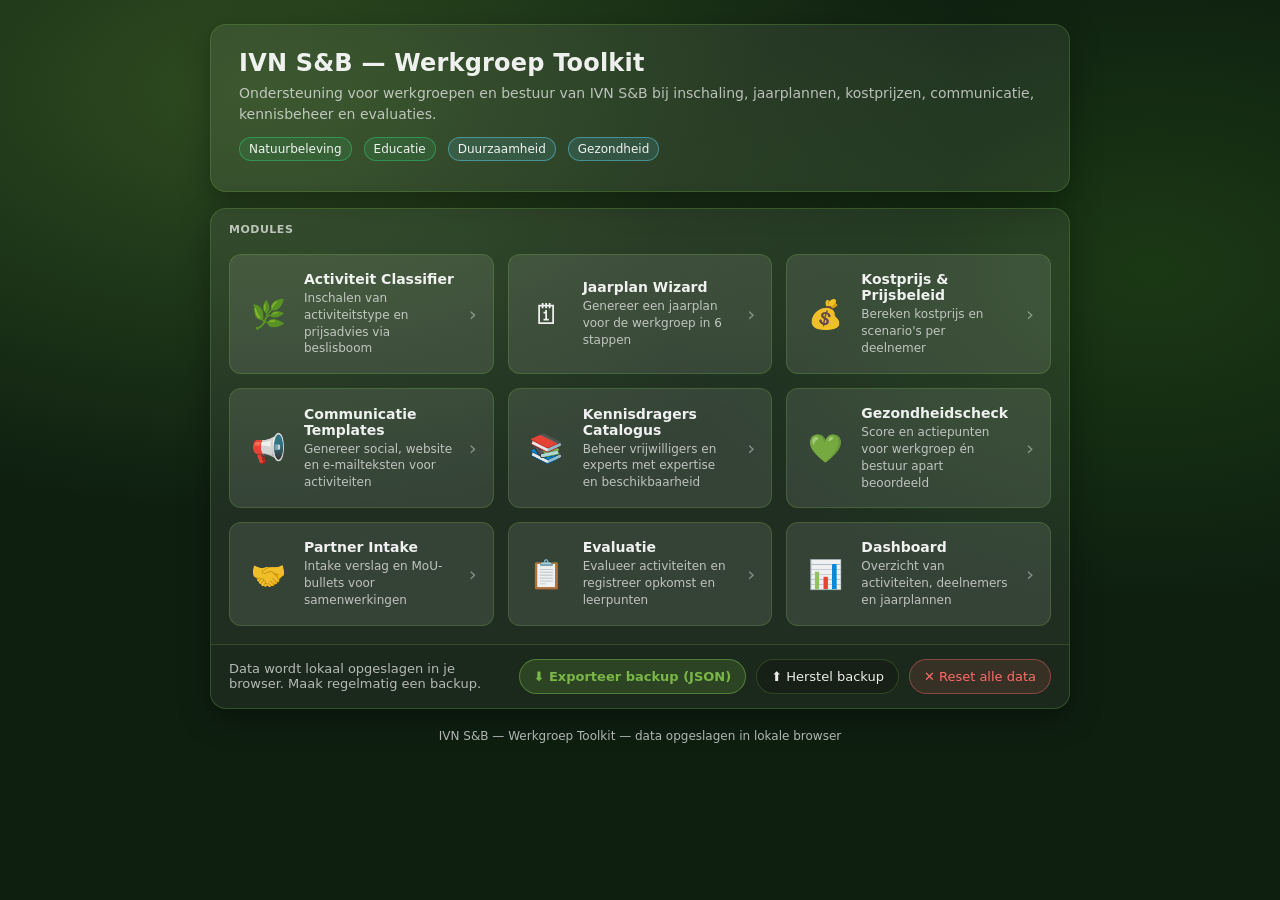
<file: index.html>
<!doctype html>
<html lang="nl">
<head>
  <meta charset="utf-8" />
  <meta name="viewport" content="width=device-width,initial-scale=1" />
  <title>IVN S&B — Werkgroep Toolkit</title>
  <link rel="stylesheet" href="./assets/styles.css" />
</head>
<body>
  <div class="hub-wrap">

    <div class="hub-header">
      <h1>IVN S&B — Werkgroep Toolkit</h1>
      <p>Ondersteuning voor werkgroepen en bestuur van IVN S&B bij inschaling, jaarplannen, kostprijzen, communicatie, kennisbeheer en evaluaties.</p>
      <div class="ivn-doelen">
        <span class="tag good">Natuurbeleving</span>
        <span class="tag good">Educatie</span>
        <span class="tag info">Duurzaamheid</span>
        <span class="tag info">Gezondheid</span>
      </div>
    </div>

    <div class="hub-main">
      <div class="hub-section-title">Modules</div>
      <nav class="nav-grid" aria-label="Toolkit modules">

        <a class="nav-card" href="./modules/classifier.html">
          <div class="nav-card-icon">🌿</div>
          <div class="nav-card-content">
            <div class="nav-card-title">Activiteit Classifier</div>
            <div class="nav-card-desc">Inschalen van activiteitstype en prijsadvies via beslisboom</div>
          </div>
          <div class="nav-card-arrow">›</div>
        </a>

        <a class="nav-card" href="./modules/yearplan.html">
          <div class="nav-card-icon">🗓</div>
          <div class="nav-card-content">
            <div class="nav-card-title">Jaarplan Wizard</div>
            <div class="nav-card-desc">Genereer een jaarplan voor de werkgroep in 6 stappen</div>
          </div>
          <div class="nav-card-arrow">›</div>
        </a>

        <a class="nav-card" href="./modules/cost-pricing.html">
          <div class="nav-card-icon">💰</div>
          <div class="nav-card-content">
            <div class="nav-card-title">Kostprijs &amp; Prijsbeleid</div>
            <div class="nav-card-desc">Bereken kostprijs en scenario's per deelnemer</div>
          </div>
          <div class="nav-card-arrow">›</div>
        </a>

        <a class="nav-card" href="./modules/comms.html">
          <div class="nav-card-icon">📢</div>
          <div class="nav-card-content">
            <div class="nav-card-title">Communicatie Templates</div>
            <div class="nav-card-desc">Genereer social, website en e-mailteksten voor activiteiten</div>
          </div>
          <div class="nav-card-arrow">›</div>
        </a>

        <a class="nav-card" href="./modules/knowledge-base.html">
          <div class="nav-card-icon">📚</div>
          <div class="nav-card-content">
            <div class="nav-card-title">Kennisdragers Catalogus</div>
            <div class="nav-card-desc">Beheer vrijwilligers en experts met expertise en beschikbaarheid</div>
          </div>
          <div class="nav-card-arrow">›</div>
        </a>

        <a class="nav-card" href="./modules/health.html">
          <div class="nav-card-icon">💚</div>
          <div class="nav-card-content">
            <div class="nav-card-title">Gezondheidscheck</div>
            <div class="nav-card-desc">Score en actiepunten voor werkgroep én bestuur apart beoordeeld</div>
          </div>
          <div class="nav-card-arrow">›</div>
        </a>

        <a class="nav-card" href="./modules/partner-intake.html">
          <div class="nav-card-icon">🤝</div>
          <div class="nav-card-content">
            <div class="nav-card-title">Partner Intake</div>
            <div class="nav-card-desc">Intake verslag en MoU-bullets voor samenwerkingen</div>
          </div>
          <div class="nav-card-arrow">›</div>
        </a>

        <a class="nav-card" href="./modules/evaluation.html">
          <div class="nav-card-icon">📋</div>
          <div class="nav-card-content">
            <div class="nav-card-title">Evaluatie</div>
            <div class="nav-card-desc">Evalueer activiteiten en registreer opkomst en leerpunten</div>
          </div>
          <div class="nav-card-arrow">›</div>
        </a>

        <a class="nav-card" href="./modules/dashboard.html">
          <div class="nav-card-icon">📊</div>
          <div class="nav-card-content">
            <div class="nav-card-title">Dashboard</div>
            <div class="nav-card-desc">Overzicht van activiteiten, deelnemers en jaarplannen</div>
          </div>
          <div class="nav-card-arrow">›</div>
        </a>

      </nav>

      <div class="backup-section">
        <p>Data wordt lokaal opgeslagen in je browser. Maak regelmatig een backup.</p>
        <button class="smallbtn primary" id="exportBtn">⬇ Exporteer backup (JSON)</button>
        <label class="smallbtn">
          ⬆ Herstel backup
          <input type="file" id="importFile" accept=".json" class="file-input-hidden">
        </label>
        <button class="smallbtn danger" id="resetBtn">✕ Reset alle data</button>
      </div>

    </div>

    <div class="hub-footer">
      IVN S&B &mdash; Werkgroep Toolkit &mdash; data opgeslagen in lokale browser
    </div>

  </div>

  <script src="./assets/app.js"></script>
  <script>
    document.getElementById('exportBtn').addEventListener('click', function() {
      IVN.exportJSON();
    });

    document.getElementById('importFile').addEventListener('change', function(e) {
      const file = e.target.files[0];
      if (!file) return;
      IVN.importJSON(file, function(count) {
        setTimeout(() => location.reload(), 800);
      });
      e.target.value = '';
    });

    document.getElementById('resetBtn').addEventListener('click', function() {
      IVN.resetAll();
    });
  </script>
</body>
</html>
</file>
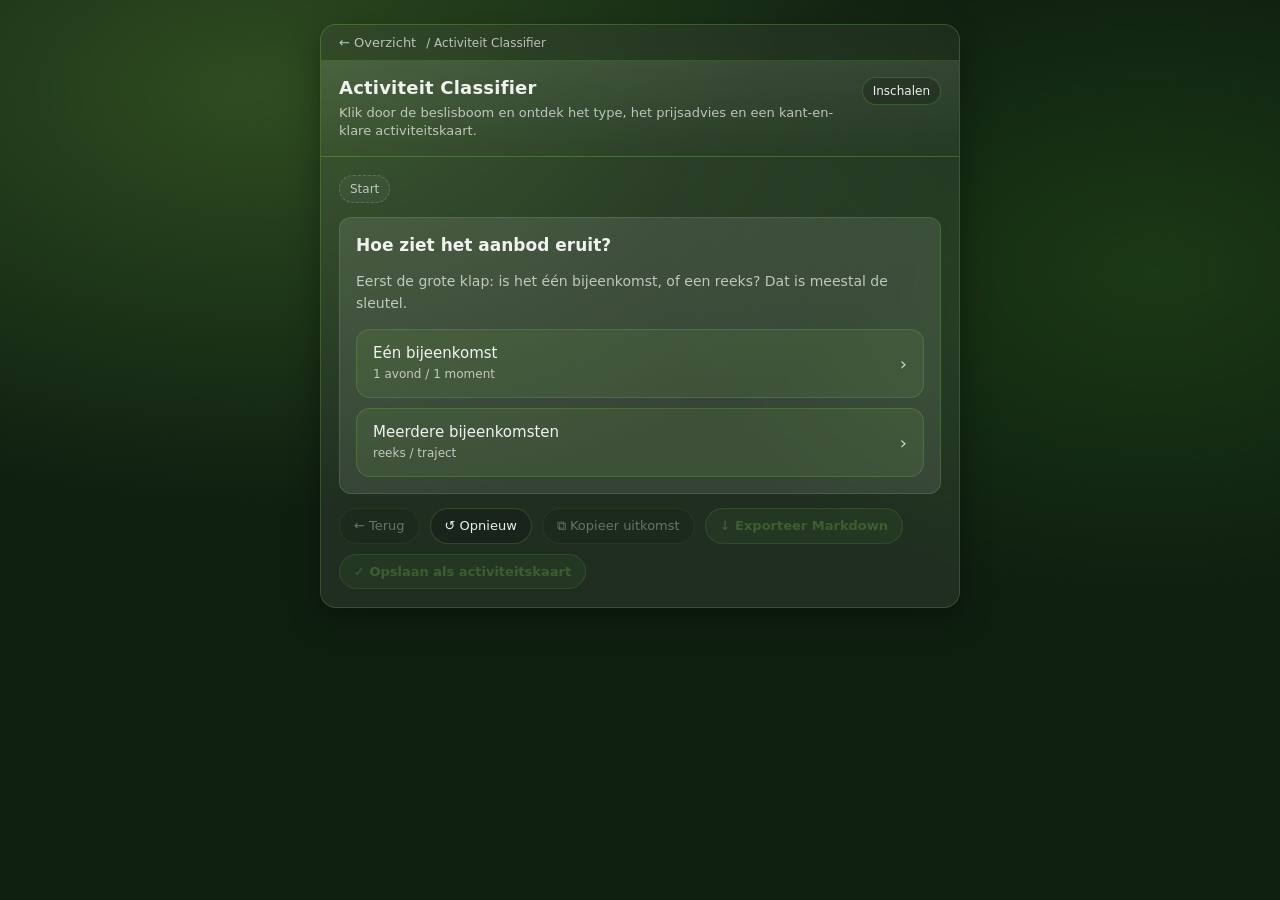
<file: modules/classifier.html>
<!doctype html>
<html lang="nl">
<head>
  <meta charset="utf-8" />
  <meta name="viewport" content="width=device-width,initial-scale=1" />
  <title>Activiteit Classifier — IVN Toolkit</title>
  <link rel="stylesheet" href="../assets/styles.css" />
</head>
<body>
  <div class="wrap" id="wrap">
    <div class="panel main-panel">
      <div class="module-header">
        <a class="back-link" href="../index.html">← Overzicht</a>
        <span class="breadcrumb-label">/ Activiteit Classifier</span>
      </div>

      <div class="header">
        <div class="title">
          <h1>Activiteit Classifier</h1>
          <div class="subtitle">Klik door de beslisboom en ontdek het type, het prijsadvies en een kant-en-klare activiteitskaart.</div>
        </div>
        <div class="pill" id="statusPill">Start</div>
      </div>

      <div class="body">
        <div class="breadcrumbs" id="breadcrumbs"></div>

        <div class="node-card" id="nodeCard">
          <div class="node-header">
            <h2 class="node-title" id="nodeTitle"></h2>
            <div class="result-signals" id="resultSignals"></div>
          </div>
          <p class="node-text" id="nodeText"></p>
          <div class="choices" id="choices"></div>
        </div>

        <div class="controls">
          <button class="smallbtn" id="backBtn">← Terug</button>
          <button class="smallbtn" id="restartBtn">↺ Opnieuw</button>
          <button class="smallbtn result-only" id="copyBtn" disabled>⧉ Kopieer uitkomst</button>
          <button class="smallbtn primary result-only" id="exportMdBtn" disabled>↓ Exporteer Markdown</button>
          <button class="smallbtn primary result-only" id="saveCardBtn" disabled>✓ Opslaan als activiteitskaart</button>
        </div>
      </div>
    </div>

    <div class="panel summary-panel" id="summaryPanel">
      <div class="side">
        <h2>Advies &amp; 1-pager</h2>
        <div class="kv">
          <div class="row">
            <div class="k">Toegang &amp; prijs (richtlijn)</div>
            <p class="v" id="priceAdvice">—</p>
          </div>
          <div class="row">
            <div class="k">Activiteitskaart — quick fields</div>
            <div class="mono" id="onePager"></div>
          </div>
        </div>

        <div class="hint">
          Tip: kopieer de 1-pager naar een mail aan het bestuur en vraag om een
          kort besluit + vastlegging in de notulen.
        </div>
      </div>
    </div>
  </div>

  <script src="../assets/app.js"></script>
  <script src="./classifier.js"></script>
</body>
</html>
</file>
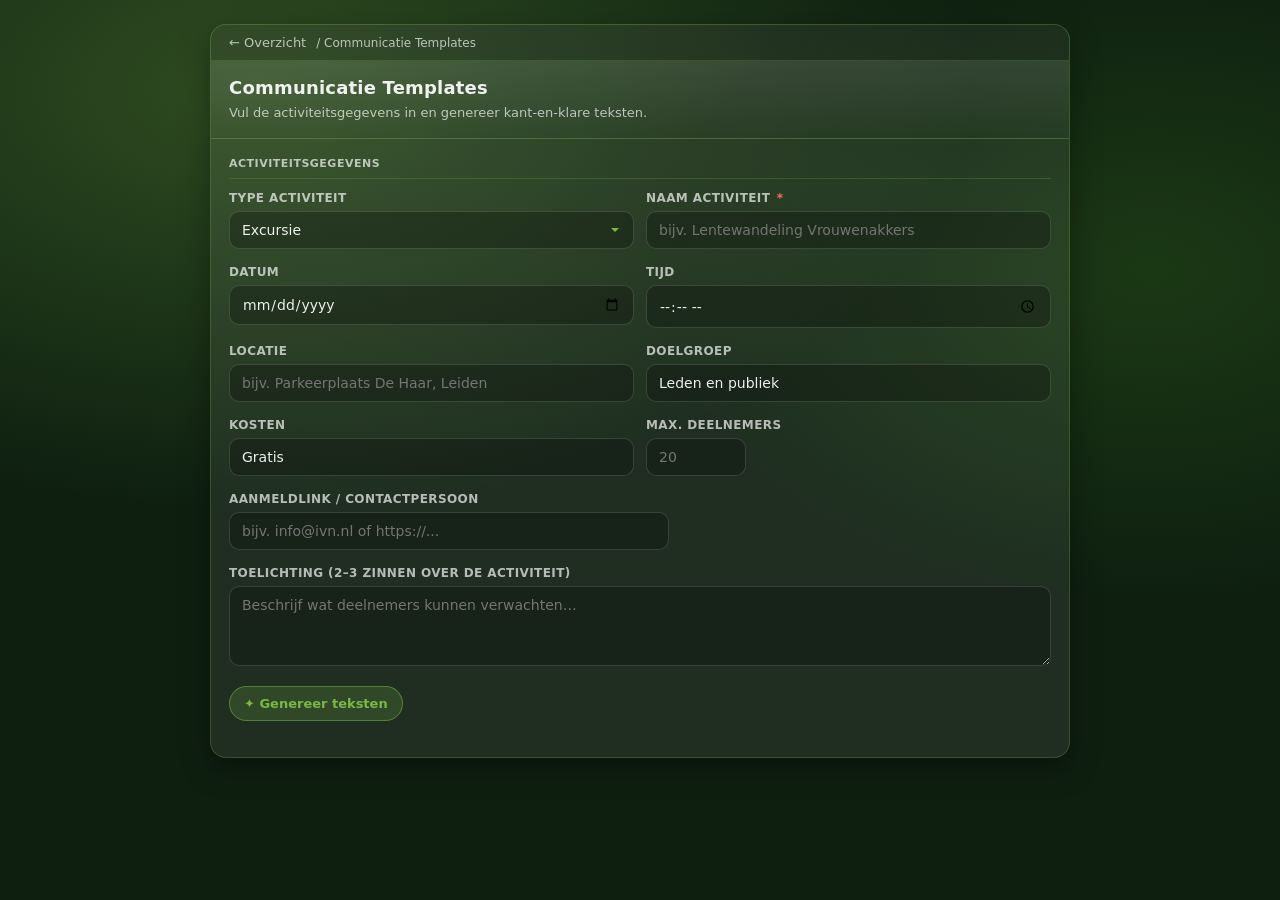
<file: modules/comms.html>
<!doctype html>
<html lang="nl">
<head>
  <meta charset="utf-8" />
  <meta name="viewport" content="width=device-width,initial-scale=1" />
  <title>Communicatie Templates — IVN Toolkit</title>
  <link rel="stylesheet" href="../assets/styles.css" />
</head>
<body>
  <div class="wrap wide">
    <div class="panel">
      <div class="module-header">
        <a class="back-link" href="../index.html">← Overzicht</a>
        <span class="breadcrumb-label">/ Communicatie Templates</span>
      </div>
      <div class="header">
        <div class="title">
          <h1>Communicatie Templates</h1>
          <div class="subtitle">Vul de activiteitsgegevens in en genereer kant-en-klare teksten.</div>
        </div>
      </div>
      <div class="body" id="appBody"></div>
    </div>
  </div>

  <script src="../assets/app.js"></script>
  <script src="./comms.js"></script>
</body>
</html>
</file>
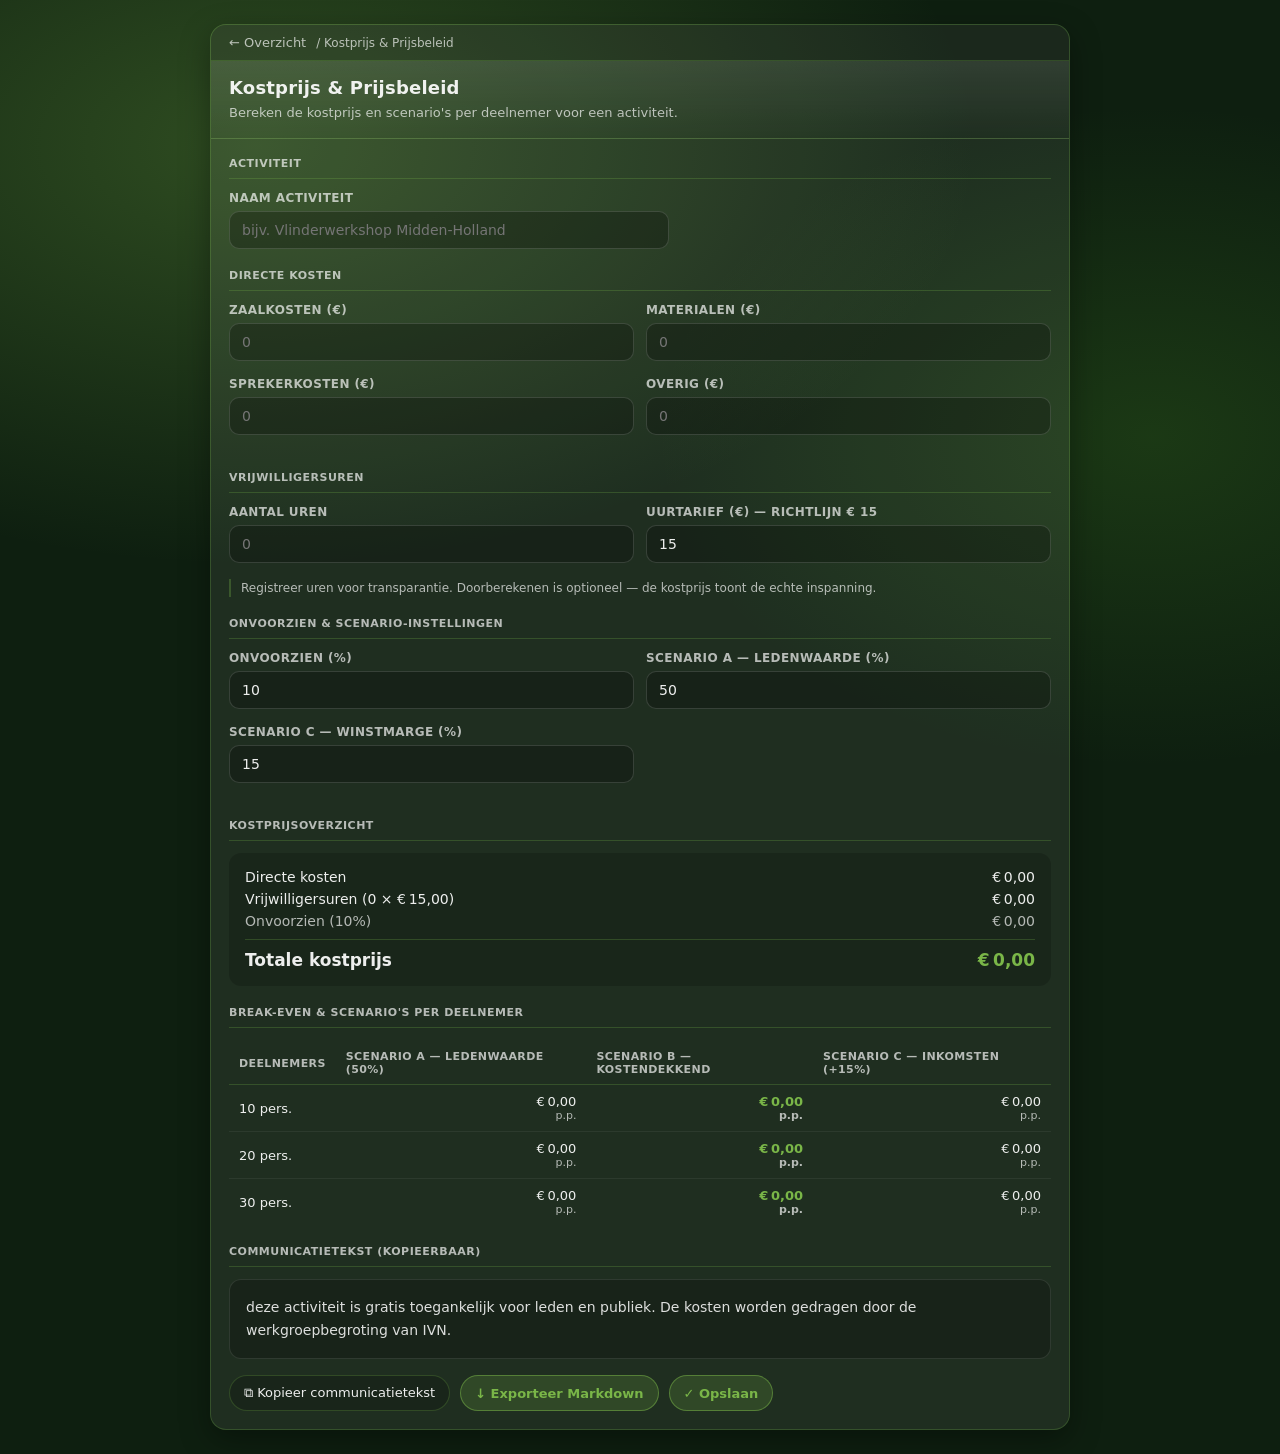
<file: modules/cost-pricing.html>
<!doctype html>
<html lang="nl">
<head>
  <meta charset="utf-8" />
  <meta name="viewport" content="width=device-width,initial-scale=1" />
  <title>Kostprijs &amp; Prijsbeleid — IVN Toolkit</title>
  <link rel="stylesheet" href="../assets/styles.css" />
</head>
<body>
  <div class="wrap wide">
    <div class="panel">
      <div class="module-header">
        <a class="back-link" href="../index.html">← Overzicht</a>
        <span class="breadcrumb-label">/ Kostprijs &amp; Prijsbeleid</span>
      </div>
      <div class="header">
        <div class="title">
          <h1>Kostprijs &amp; Prijsbeleid</h1>
          <div class="subtitle">Bereken de kostprijs en scenario's per deelnemer voor een activiteit.</div>
        </div>
      </div>
      <div class="body" id="appBody"></div>
    </div>
  </div>

  <script src="../assets/app.js"></script>
  <script src="./cost-pricing.js"></script>
</body>
</html>
</file>
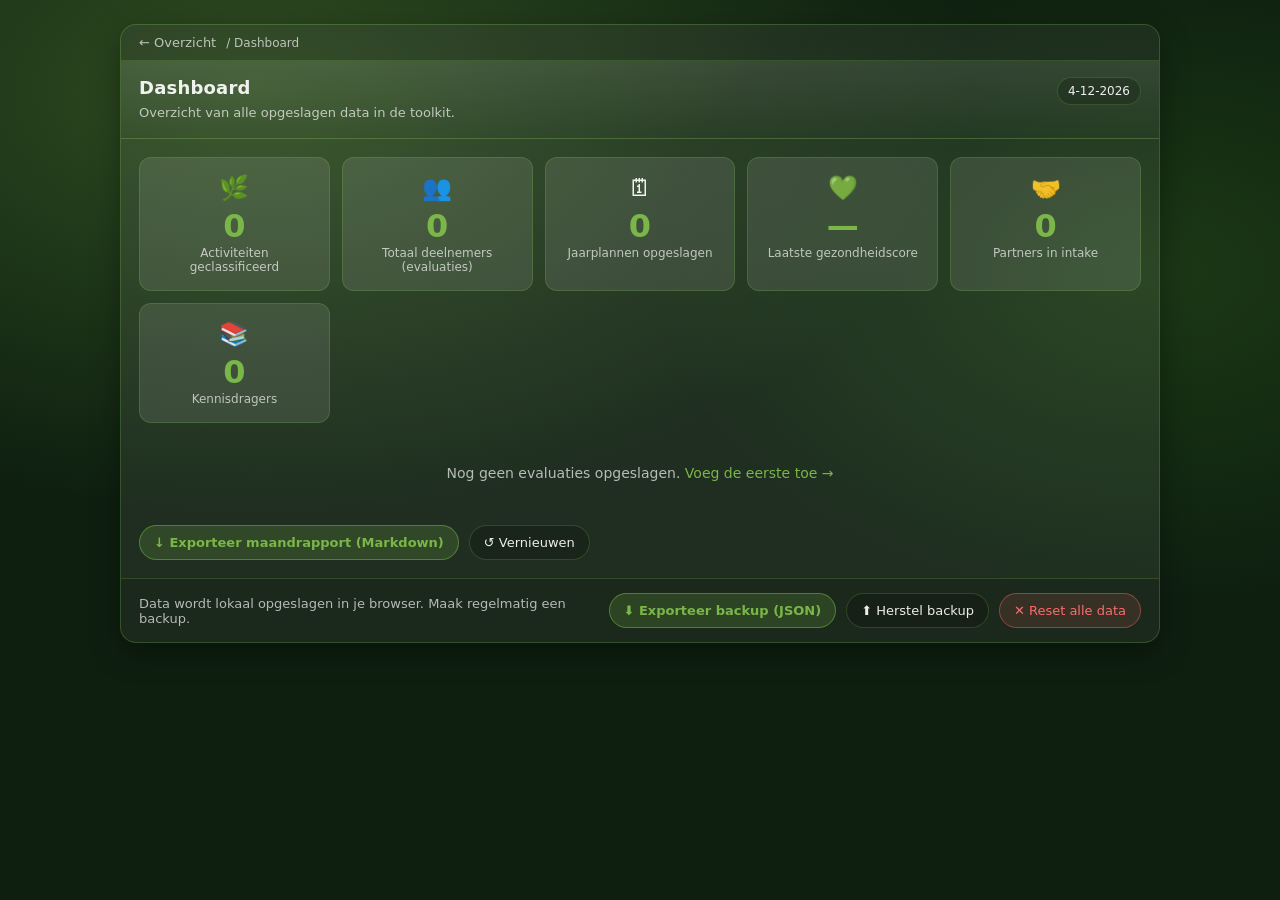
<file: modules/dashboard.html>
<!doctype html>
<html lang="nl">
<head>
  <meta charset="utf-8" />
  <meta name="viewport" content="width=device-width,initial-scale=1" />
  <title>Dashboard — IVN S&B</title>
  <link rel="stylesheet" href="../assets/styles.css" />
</head>
<body>
  <div class="wrap full">
    <div class="panel">
      <div class="module-header">
        <a class="back-link" href="../index.html">← Overzicht</a>
        <span class="breadcrumb-label">/ Dashboard</span>
      </div>
      <div class="header">
        <div class="title">
          <h1>Dashboard</h1>
          <div class="subtitle">Overzicht van alle opgeslagen data in de toolkit.</div>
        </div>
        <div class="pill" id="lastUpdate">—</div>
      </div>
      <div id="appBody"></div>
    </div>
  </div>

  <script src="../assets/app.js"></script>
  <script src="./dashboard.js"></script>
</body>
</html>
</file>
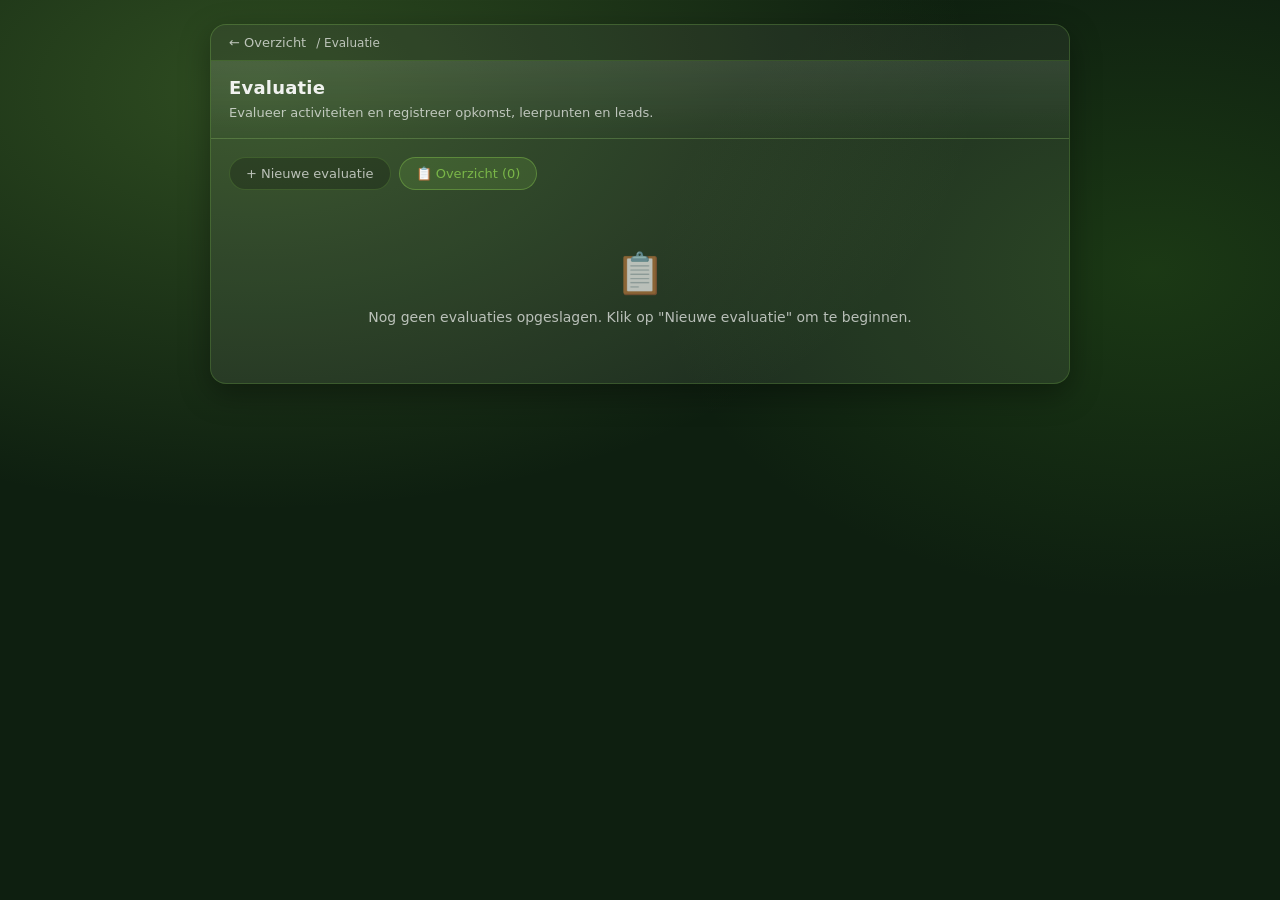
<file: modules/evaluation.html>
<!doctype html>
<html lang="nl">
<head>
  <meta charset="utf-8" />
  <meta name="viewport" content="width=device-width,initial-scale=1" />
  <title>Evaluatie — IVN Toolkit</title>
  <link rel="stylesheet" href="../assets/styles.css" />
</head>
<body>
  <div class="wrap wide">
    <div class="panel">
      <div class="module-header">
        <a class="back-link" href="../index.html">← Overzicht</a>
        <span class="breadcrumb-label">/ Evaluatie</span>
      </div>
      <div class="header">
        <div class="title">
          <h1>Evaluatie</h1>
          <div class="subtitle">Evalueer activiteiten en registreer opkomst, leerpunten en leads.</div>
        </div>
      </div>
      <div class="body" id="appBody"></div>
    </div>
  </div>

  <script src="../assets/app.js"></script>
  <script src="./evaluation.js"></script>
</body>
</html>
</file>
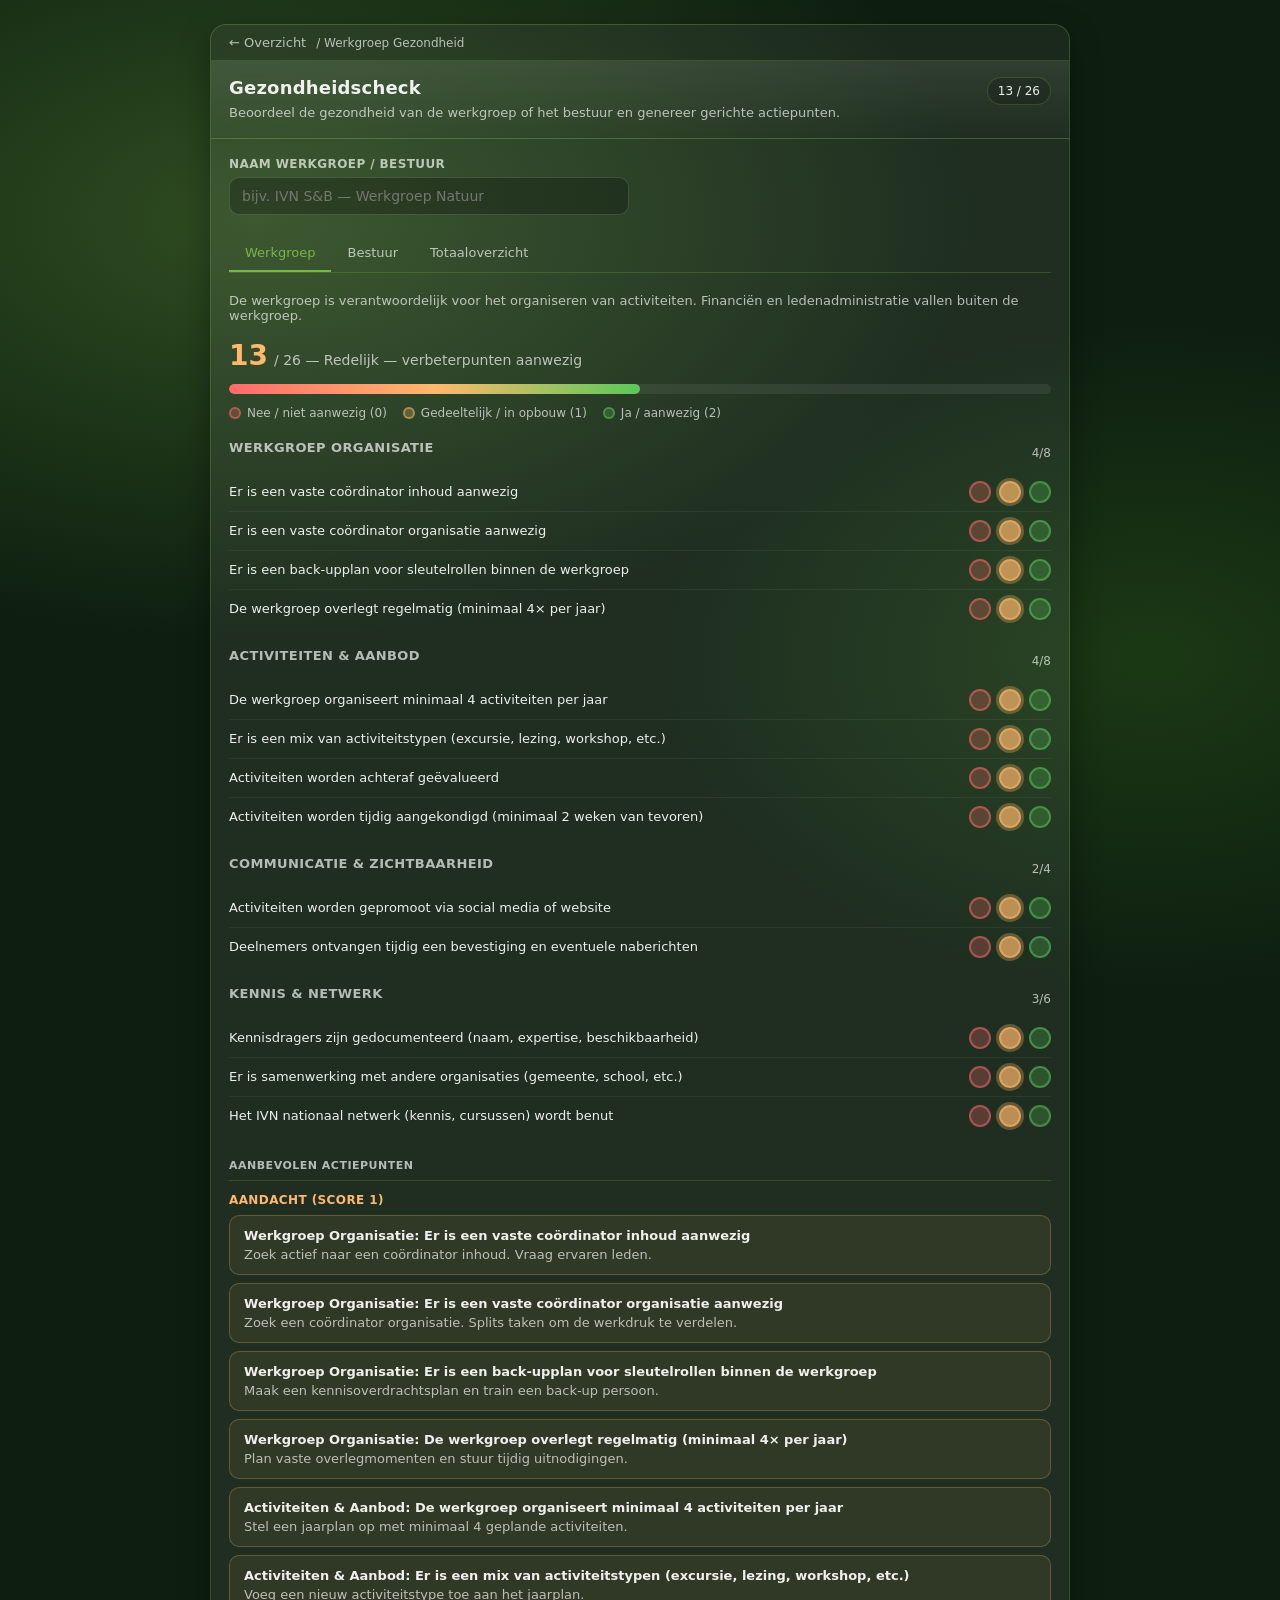
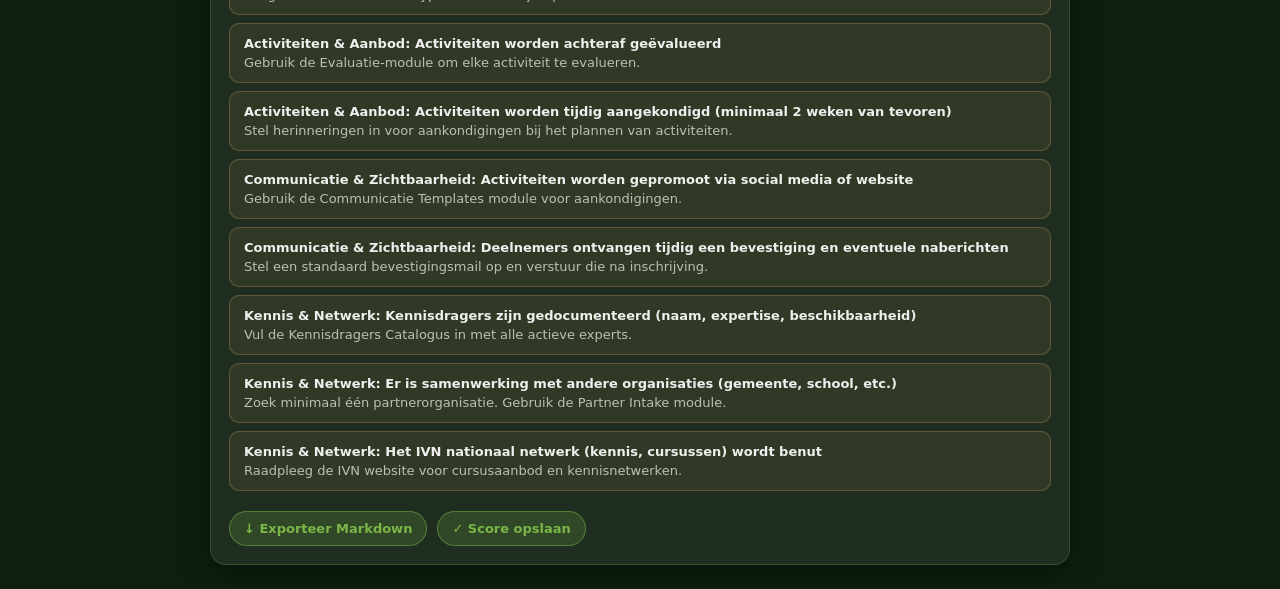
<file: modules/health.html>
<!doctype html>
<html lang="nl">
<head>
  <meta charset="utf-8" />
  <meta name="viewport" content="width=device-width,initial-scale=1" />
  <title>Gezondheidscheck — IVN S&B</title>
  <link rel="stylesheet" href="../assets/styles.css" />
</head>
<body>
  <div class="wrap wide">
    <div class="panel">
      <div class="module-header">
        <a class="back-link" href="../index.html">← Overzicht</a>
        <span class="breadcrumb-label">/ Werkgroep Gezondheid</span>
      </div>
      <div class="header">
        <div class="title">
          <h1>Gezondheidscheck</h1>
          <div class="subtitle">Beoordeel de gezondheid van de werkgroep of het bestuur en genereer gerichte actiepunten.</div>
        </div>
        <div class="pill" id="scorePill">—</div>
      </div>
      <div class="body" id="appBody"></div>
    </div>
  </div>

  <script src="../assets/app.js"></script>
  <script src="./health.js"></script>
</body>
</html>
</file>
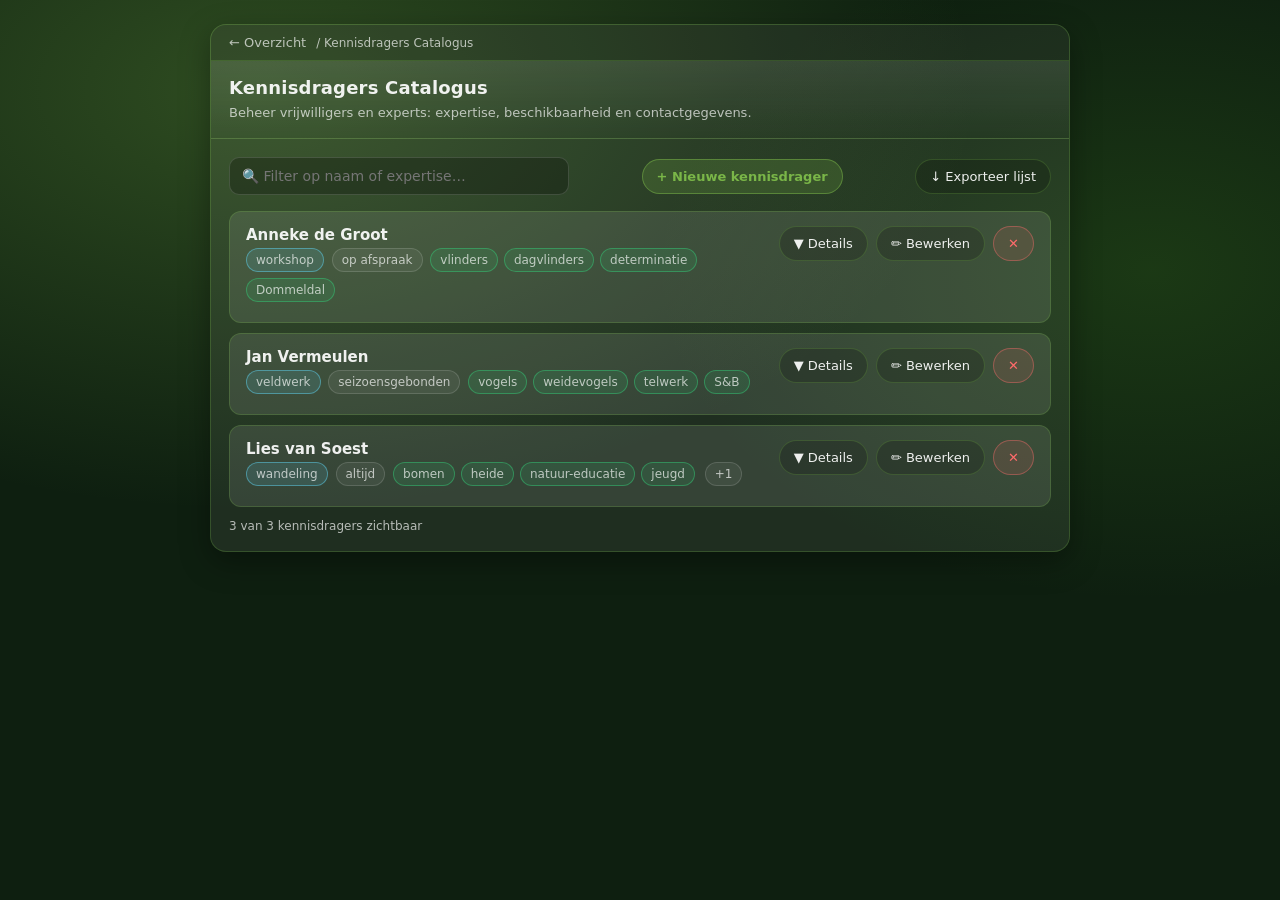
<file: modules/knowledge-base.html>
<!doctype html>
<html lang="nl">
<head>
  <meta charset="utf-8" />
  <meta name="viewport" content="width=device-width,initial-scale=1" />
  <title>Kennisdragers Catalogus — IVN Toolkit</title>
  <link rel="stylesheet" href="../assets/styles.css" />
</head>
<body>
  <div class="wrap wide">
    <div class="panel">
      <div class="module-header">
        <a class="back-link" href="../index.html">← Overzicht</a>
        <span class="breadcrumb-label">/ Kennisdragers Catalogus</span>
      </div>
      <div class="header">
        <div class="title">
          <h1>Kennisdragers Catalogus</h1>
          <div class="subtitle">Beheer vrijwilligers en experts: expertise, beschikbaarheid en contactgegevens.</div>
        </div>
      </div>
      <div class="body" id="appBody"></div>
    </div>
  </div>

  <script src="../assets/app.js"></script>
  <script src="./knowledge-base.js"></script>
</body>
</html>
</file>
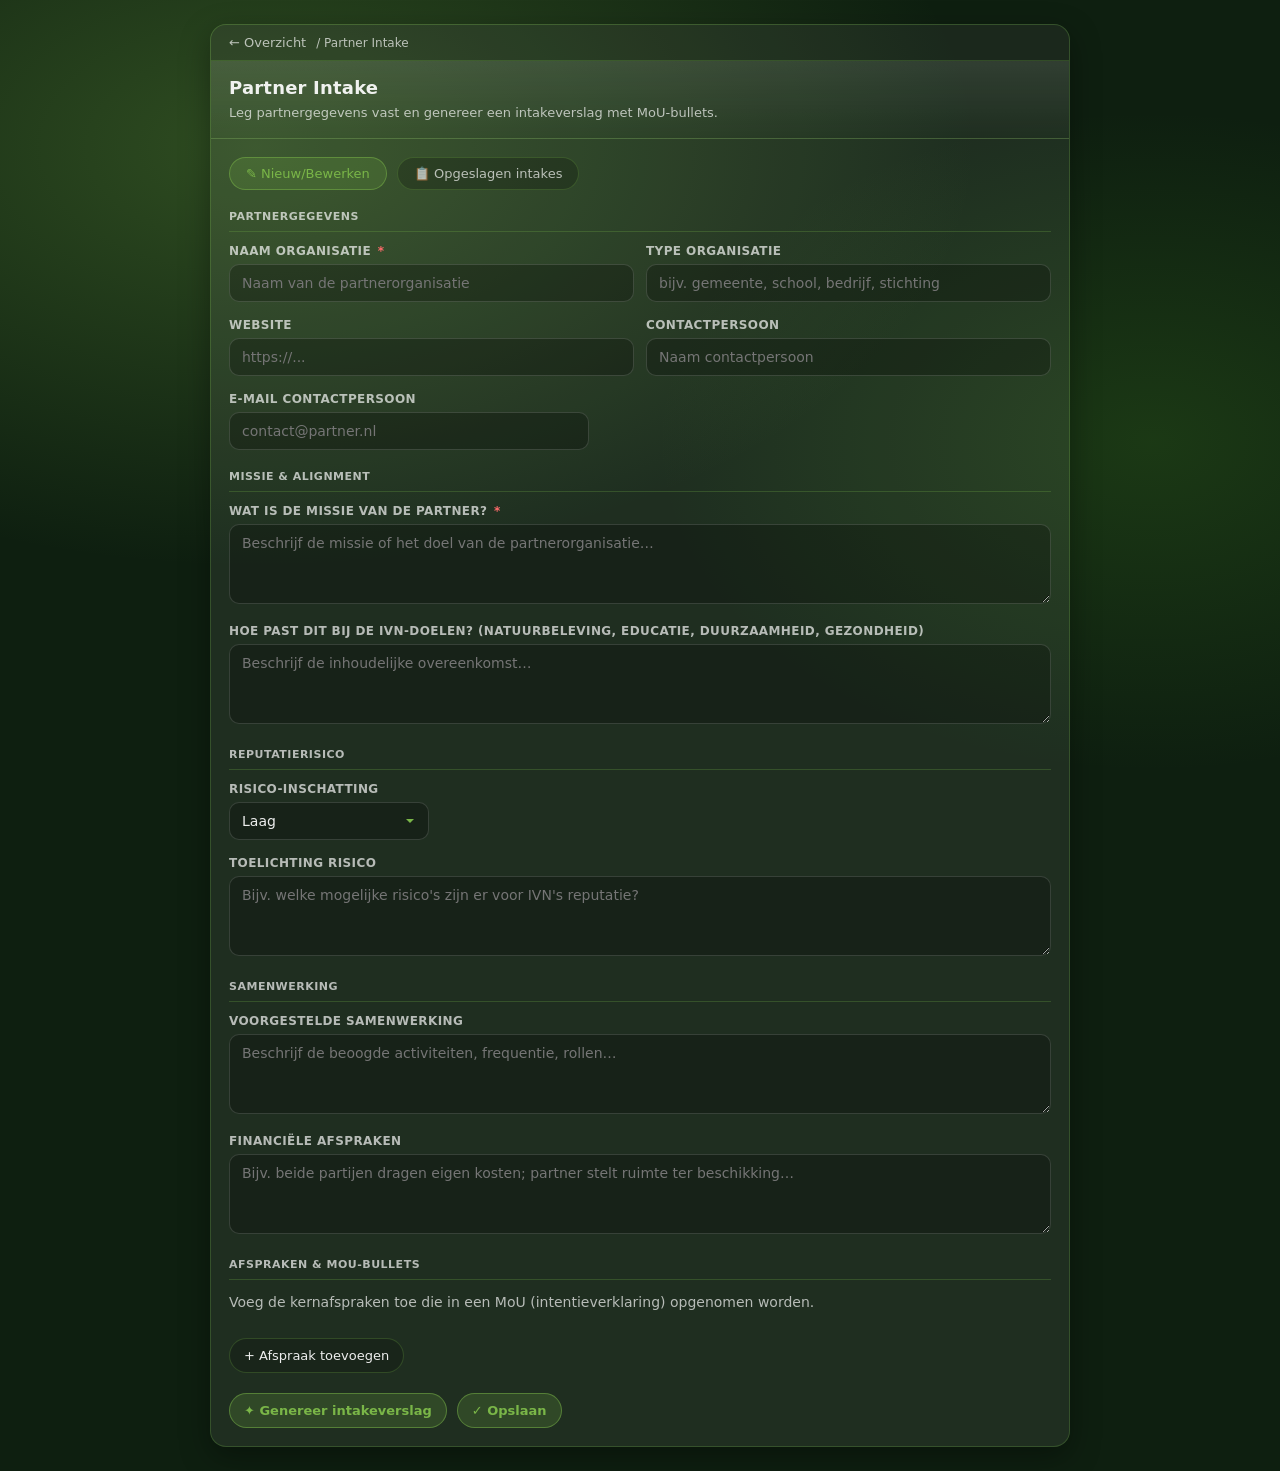
<file: modules/partner-intake.html>
<!doctype html>
<html lang="nl">
<head>
  <meta charset="utf-8" />
  <meta name="viewport" content="width=device-width,initial-scale=1" />
  <title>Partner Intake — IVN Toolkit</title>
  <link rel="stylesheet" href="../assets/styles.css" />
</head>
<body>
  <div class="wrap wide">
    <div class="panel">
      <div class="module-header">
        <a class="back-link" href="../index.html">← Overzicht</a>
        <span class="breadcrumb-label">/ Partner Intake</span>
      </div>
      <div class="header">
        <div class="title">
          <h1>Partner Intake</h1>
          <div class="subtitle">Leg partnergegevens vast en genereer een intakeverslag met MoU-bullets.</div>
        </div>
      </div>
      <div class="body" id="appBody"></div>
    </div>
  </div>

  <script src="../assets/app.js"></script>
  <script src="./partner-intake.js"></script>
</body>
</html>
</file>
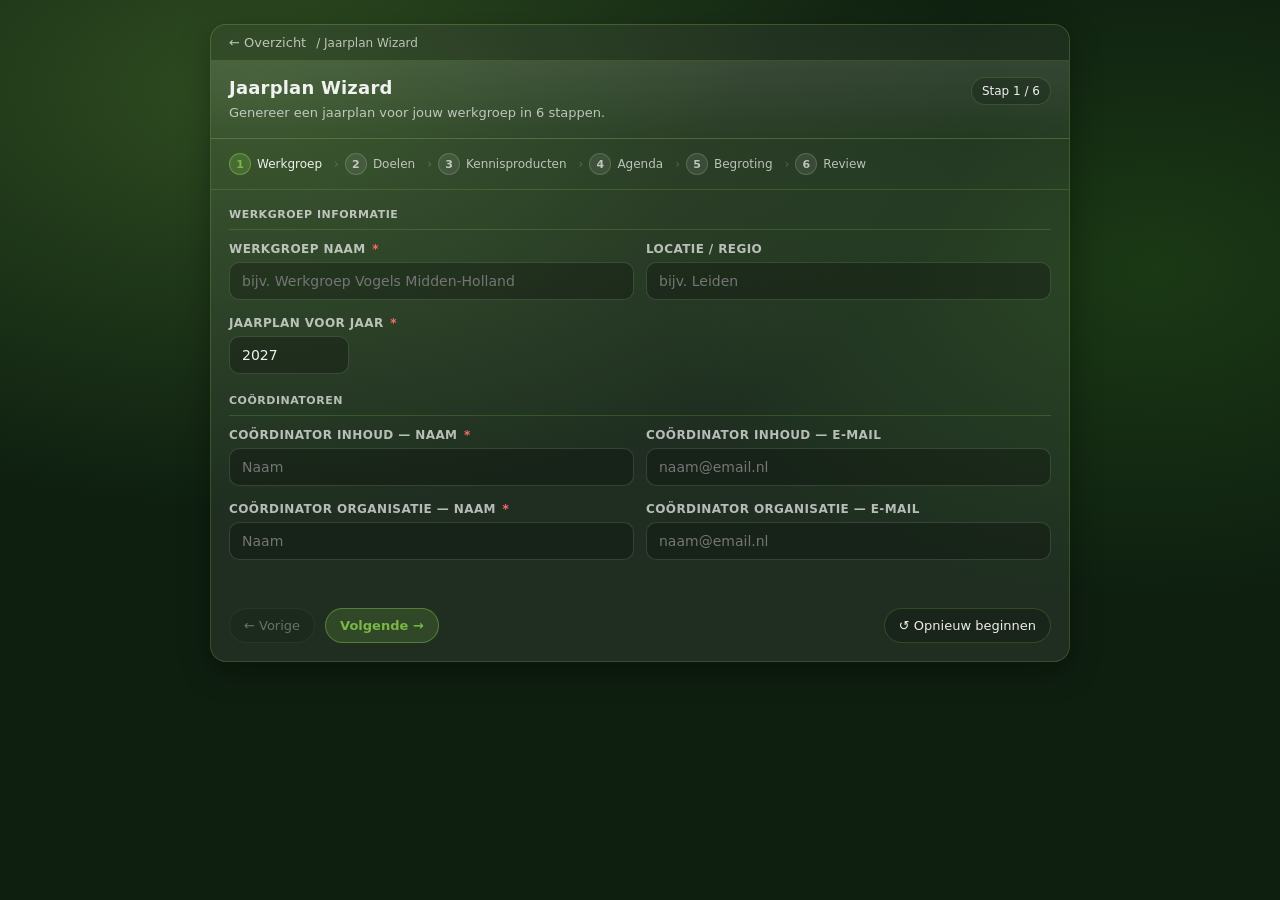
<file: modules/yearplan.html>
<!doctype html>
<html lang="nl">
<head>
  <meta charset="utf-8" />
  <meta name="viewport" content="width=device-width,initial-scale=1" />
  <title>Jaarplan Wizard — IVN Toolkit</title>
  <link rel="stylesheet" href="../assets/styles.css" />
</head>
<body>
  <div class="wrap wide">
    <div class="panel">
      <div class="module-header">
        <a class="back-link" href="../index.html">← Overzicht</a>
        <span class="breadcrumb-label">/ Jaarplan Wizard</span>
      </div>

      <div class="header">
        <div class="title">
          <h1>Jaarplan Wizard</h1>
          <div class="subtitle">Genereer een jaarplan voor jouw werkgroep in 6 stappen.</div>
        </div>
        <div class="pill" id="stepPill">Stap 1 / 6</div>
      </div>

      <div class="wizard-steps" id="stepsBar"></div>

      <div class="body" id="wizardBody"></div>

      <div class="controls wizard-controls">
        <button class="smallbtn" id="prevBtn" disabled>← Vorige</button>
        <button class="smallbtn primary" id="nextBtn">Volgende →</button>
        <button class="smallbtn ml-auto" id="restartBtn">↺ Opnieuw beginnen</button>
      </div>
    </div>
  </div>

  <script src="../assets/app.js"></script>
  <script src="./yearplan.js"></script>
</body>
</html>
</file>
<file: assets/styles.css>
/* =========================================================
   IVN Werkgroep Toolkit — Gedeelde stijlen
   ========================================================= */

:root {
  --bg: #0e1f10;
  --card: rgba(255,255,255,0.07);
  --card2: rgba(255,255,255,0.10);
  --text: rgba(255,255,255,0.92);
  --muted: rgba(255,255,255,0.68);
  --border: rgba(122,182,72,0.25);
  --shadow: 0 10px 30px rgba(0,0,0,0.35);
  --radius: 16px;
  --btn: rgba(122,182,72,0.12);
  --btnHover: rgba(122,182,72,0.22);
  --accent: #7ab648;
  --good: #5ac85a;
  --warn: #ffb86c;
  --info: #a8d87a;
  --error: #ff6b6b;
}

/* =========================================================
   Base
   ========================================================= */
*, *::before, *::after { box-sizing: border-box; }

body {
  margin: 0;
  font-family: ui-sans-serif, system-ui, -apple-system, Segoe UI, Roboto, Helvetica, Arial;
  background: radial-gradient(1200px 700px at 20% 10%, rgba(122,182,72,0.30), transparent 60%),
              radial-gradient(900px 600px at 90% 30%, rgba(80,160,40,0.20), transparent 55%),
              var(--bg);
  color: var(--text);
  min-height: 100vh;
  display: flex;
  align-items: flex-start;
  justify-content: center;
  padding: 24px;
}

a { color: var(--accent); text-decoration: none; }
a:hover { text-decoration: underline; }

/* =========================================================
   Layout containers
   ========================================================= */
.wrap {
  width: min(640px, 100%);
  display: grid;
  grid-template-columns: 1fr;
  gap: 16px;
  transition: width 0.35s ease;
}

.wrap.is-result {
  width: min(980px, 100%);
  grid-template-columns: 1.25fr 0.75fr;
  align-items: start;
}

.wrap.wide {
  width: min(860px, 100%);
}

.wrap.full {
  width: min(1040px, 100%);
}

.summary-panel { display: none; }
.wrap.is-result .summary-panel { display: block; }

@media (max-width: 860px) {
  .wrap, .wrap.is-result, .wrap.wide, .wrap.full {
    grid-template-columns: 1fr;
    width: min(640px, 100%);
  }
  body { padding: 16px; align-items: flex-start; }
}

/* =========================================================
   Panel / cards
   ========================================================= */
.panel {
  background: var(--card);
  border: 1px solid var(--border);
  border-radius: var(--radius);
  box-shadow: var(--shadow);
  overflow: hidden;
}

.header {
  padding: 16px 18px;
  background: linear-gradient(180deg, rgba(255,255,255,0.08), transparent);
  border-bottom: 1px solid var(--border);
  display: flex;
  align-items: flex-start;
  justify-content: space-between;
  gap: 12px;
}

.title { display: flex; flex-direction: column; gap: 6px; }

h1 { font-size: 18px; margin: 0; letter-spacing: 0.2px; }
h2 { font-size: 16px; margin: 0 0 12px; }
h3 { font-size: 15px; margin: 0 0 8px; }

.subtitle {
  font-size: 13px;
  color: var(--muted);
  line-height: 1.4;
}

.pill {
  font-size: 12px;
  color: var(--text);
  border: 1px solid var(--border);
  background: rgba(0,0,0,0.18);
  padding: 6px 10px;
  border-radius: 999px;
  white-space: nowrap;
  flex-shrink: 0;
}

.body { padding: 18px; }

/* =========================================================
   Hub layout (index.html)
   ========================================================= */
.hub-wrap {
  width: min(860px, 100%);
  display: flex;
  flex-direction: column;
  gap: 16px;
}

.hub-header {
  background: var(--card);
  border: 1px solid var(--border);
  border-radius: var(--radius);
  box-shadow: var(--shadow);
  padding: 24px 28px;
}
.hub-header h1 { font-size: 24px; margin: 0 0 6px; }
.hub-header p { margin: 0; font-size: 14px; color: var(--muted); line-height: 1.5; }

.hub-header .ivn-doelen {
  display: flex;
  flex-wrap: wrap;
  gap: 6px;
  margin-top: 12px;
}

.hub-main {
  background: var(--card);
  border: 1px solid var(--border);
  border-radius: var(--radius);
  box-shadow: var(--shadow);
  overflow: hidden;
}

.hub-section-title {
  font-size: 11px;
  font-weight: 700;
  text-transform: uppercase;
  letter-spacing: 0.5px;
  color: var(--muted);
  padding: 14px 18px 0;
}

.hub-footer {
  text-align: center;
  font-size: 12px;
  color: var(--muted);
  padding: 4px 0;
}

/* =========================================================
   Navigation (index.html hub)
   ========================================================= */
.nav-grid {
  display: grid;
  grid-template-columns: repeat(auto-fill, minmax(260px, 1fr));
  gap: 14px;
  padding: 18px;
}

.nav-card {
  display: flex;
  align-items: center;
  gap: 14px;
  padding: 16px;
  background: var(--card2);
  border: 1px solid var(--border);
  border-radius: calc(var(--radius) - 4px);
  text-decoration: none;
  color: var(--text);
  transition: 150ms ease;
  cursor: pointer;
}
.nav-card:hover {
  background: var(--btnHover);
  border-color: rgba(122,182,72,0.50);
  transform: translateY(-2px);
  text-decoration: none;
}

.nav-card-icon {
  font-size: 28px;
  flex-shrink: 0;
  width: 44px;
  text-align: center;
}

.nav-card-content { flex: 1; min-width: 0; }
.nav-card-title { font-size: 14px; font-weight: 600; margin-bottom: 3px; }
.nav-card-desc { font-size: 12px; color: var(--muted); line-height: 1.4; }

.nav-card-arrow {
  font-size: 20px;
  color: rgba(255,255,255,0.40);
  flex-shrink: 0;
}

/* =========================================================
   Module header (terug naar overzicht)
   ========================================================= */
.module-header {
  padding: 10px 18px;
  border-bottom: 1px solid var(--border);
  background: rgba(0,0,0,0.12);
  display: flex;
  align-items: center;
  gap: 10px;
}

.back-link {
  font-size: 13px;
  color: var(--muted);
  text-decoration: none;
  display: inline-flex;
  align-items: center;
  gap: 4px;
  transition: color 120ms;
}
.back-link:hover { color: var(--accent); text-decoration: none; }

.breadcrumb-label { font-size: 12px; color: var(--muted); }

/* =========================================================
   Breadcrumbs
   ========================================================= */
.breadcrumbs {
  display: flex;
  flex-wrap: wrap;
  gap: 8px;
  margin-bottom: 14px;
}

.crumb {
  font-size: 12px;
  color: var(--muted);
  border: 1px dashed rgba(255,255,255,0.18);
  background: rgba(255,255,255,0.04);
  padding: 6px 10px;
  border-radius: 999px;
}

/* =========================================================
   Node card (classifier)
   ========================================================= */
.node-card {
  background: var(--card2);
  border: 1px solid var(--border);
  border-radius: calc(var(--radius) - 4px);
  padding: 16px;
}

.node-title { font-size: 17px; font-weight: 600; margin: 0; line-height: 1.35; }

.wrap.is-result .node-title {
  font-size: 22px;
  font-weight: 700;
  color: var(--accent);
}

.node-text { margin: 0; color: var(--muted); line-height: 1.55; font-size: 14px; }

.result-signals {
  display: flex;
  flex-wrap: wrap;
  gap: 6px;
  margin-top: 10px;
  margin-bottom: 4px;
}

.result-tip {
  margin-top: 14px;
  font-size: 13px;
  color: var(--muted);
  line-height: 1.5;
  border-left: 2px solid rgba(122,182,72,0.35);
  padding-left: 10px;
}

.choices { display: grid; gap: 10px; margin-top: 14px; }

/* =========================================================
   Buttons
   ========================================================= */
.btn {
  display: flex;
  align-items: center;
  justify-content: space-between;
  gap: 12px;
  text-align: left;
  width: 100%;
  cursor: pointer;
  border-radius: 14px;
  padding: 14px 16px;
  border: 1px solid var(--border);
  background: var(--btn);
  color: var(--text);
  font-size: 15px;
  font-family: inherit;
  line-height: 1.3;
  transition: 120ms ease;
}
.btn:hover { background: var(--btnHover); transform: translateY(-2px); border-color: rgba(122,182,72,0.45); }
.btn:active { transform: translateY(0px); }
.btn .label-text { font-weight: 500; }
.btn .meta { color: var(--muted); font-size: 12px; margin-top: 4px; }
.btn .arrow { color: rgba(255,255,255,0.75); font-size: 18px; }

.controls {
  margin-top: 14px;
  display: flex;
  gap: 10px;
  flex-wrap: wrap;
}

.smallbtn {
  cursor: pointer;
  border-radius: 999px;
  padding: 9px 14px;
  border: 1px solid var(--border);
  background: rgba(0,0,0,0.18);
  color: var(--text);
  font-size: 13px;
  font-family: inherit;
  transition: 120ms ease;
  white-space: nowrap;
}
.smallbtn:hover:not(:disabled) { background: rgba(255,255,255,0.08); }
.smallbtn:disabled { opacity: 0.35; cursor: not-allowed; }
.smallbtn.primary {
  background: rgba(122,182,72,0.20);
  border-color: rgba(122,182,72,0.50);
  color: var(--accent);
  font-weight: 600;
}
.smallbtn.primary:hover:not(:disabled) {
  background: rgba(122,182,72,0.35);
}
.smallbtn.danger {
  background: rgba(255,107,107,0.12);
  border-color: rgba(255,107,107,0.40);
  color: var(--error);
}
.smallbtn.danger:hover:not(:disabled) { background: rgba(255,107,107,0.25); }

/* =========================================================
   Right panel (classifier result)
   ========================================================= */
.side { padding: 16px 18px 18px; }
.side h2 { margin: 2px 0 10px; font-size: 15px; }

.kv { display: grid; gap: 10px; margin-top: 8px; }
.kv .row {
  background: rgba(255,255,255,0.04);
  border: 1px solid rgba(255,255,255,0.09);
  border-radius: 14px;
  padding: 13px 14px;
}
.k { font-size: 11px; text-transform: uppercase; letter-spacing: 0.5px; color: var(--muted); margin-bottom: 7px; }
.v { font-size: 14px; color: var(--text); line-height: 1.45; margin: 0; }

/* =========================================================
   Tags
   ========================================================= */
.tag {
  display: inline-block;
  border-radius: 999px;
  padding: 4px 9px;
  font-size: 12px;
  border: 1px solid rgba(255,255,255,0.14);
  background: rgba(255,255,255,0.06);
  margin-right: 6px;
  margin-bottom: 6px;
}
.tag.good { border-color: rgba(51,209,122,0.45); background: rgba(51,209,122,0.12); }
.tag.warn { border-color: rgba(255,184,108,0.45); background: rgba(255,184,108,0.12); }
.tag.info { border-color: rgba(97,218,251,0.45); background: rgba(97,218,251,0.12); }

/* =========================================================
   Hints & mono blocks
   ========================================================= */
.hint {
  margin-top: 14px;
  font-size: 12px;
  color: var(--muted);
  line-height: 1.5;
  border-left: 2px solid rgba(122,182,72,0.30);
  padding-left: 10px;
}

.mono {
  font-family: ui-monospace, SFMono-Regular, Menlo, Monaco, Consolas, monospace;
  font-size: 12px;
  color: rgba(255,255,255,0.80);
  background: rgba(0,0,0,0.22);
  border: 1px solid rgba(255,255,255,0.08);
  border-radius: 10px;
  padding: 10px 12px;
  overflow: auto;
  white-space: pre-wrap;
  line-height: 1.55;
}

.footer-note { margin-top: 10px; font-size: 12px; color: var(--muted); }

/* =========================================================
   Alerts
   ========================================================= */
.alert {
  padding: 10px 14px;
  border-radius: 10px;
  font-size: 13px;
  line-height: 1.5;
  margin-top: 10px;
  border: 1px solid;
}
.alert.success { background: rgba(90,200,90,0.12); border-color: rgba(90,200,90,0.40); color: #5ac85a; }
.alert.warn    { background: rgba(255,184,108,0.12); border-color: rgba(255,184,108,0.40); color: var(--warn); }
.alert.error   { background: rgba(255,107,107,0.12); border-color: rgba(255,107,107,0.40); color: var(--error); }

/* =========================================================
   Forms
   ========================================================= */
.form-group { margin-bottom: 16px; }
.form-label {
  display: block;
  font-size: 12px;
  font-weight: 600;
  text-transform: uppercase;
  letter-spacing: 0.4px;
  color: var(--muted);
  margin-bottom: 6px;
}
.form-label .required { color: var(--error); margin-left: 2px; }

.form-input,
.form-textarea,
.form-select {
  width: 100%;
  background: rgba(0,0,0,0.25);
  border: 1px solid rgba(255,255,255,0.14);
  border-radius: 10px;
  color: var(--text);
  font-family: inherit;
  font-size: 14px;
  padding: 10px 12px;
  transition: border-color 120ms;
  outline: none;
  appearance: none;
}
.form-input:focus,
.form-textarea:focus,
.form-select:focus {
  border-color: rgba(122,182,72,0.55);
}
.form-input.error,
.form-textarea.error,
.form-select.error {
  border-color: rgba(255,107,107,0.55);
}
.form-textarea { resize: vertical; min-height: 80px; }
.form-select {
  background-image: url("data:image/svg+xml,%3Csvg xmlns='http://www.w3.org/2000/svg' viewBox='0 0 16 16'%3E%3Cpath fill='%237ab648' d='M4 6l4 4 4-4'/%3E%3C/svg%3E");
  background-repeat: no-repeat;
  background-position: right 10px center;
  background-size: 16px;
  padding-right: 32px;
  cursor: pointer;
}
.form-select option { background: #1a3020; color: var(--text); }

.form-row {
  display: grid;
  grid-template-columns: 1fr 1fr;
  gap: 12px;
}
@media (max-width: 540px) { .form-row { grid-template-columns: 1fr; } }

.field-error { font-size: 12px; color: var(--error); margin-top: 4px; }

/* =========================================================
   Wizard steps
   ========================================================= */
.wizard-steps {
  display: flex;
  gap: 0;
  padding: 14px 18px;
  border-bottom: 1px solid var(--border);
  overflow-x: auto;
}

.wizard-step {
  display: flex;
  align-items: center;
  gap: 6px;
  font-size: 12px;
  color: var(--muted);
  flex-shrink: 0;
}

.wizard-step:not(:last-child)::after {
  content: "›";
  margin: 0 6px;
  color: rgba(255,255,255,0.20);
}

.wizard-step .step-num {
  width: 22px;
  height: 22px;
  border-radius: 50%;
  background: rgba(255,255,255,0.08);
  border: 1px solid rgba(255,255,255,0.15);
  display: flex;
  align-items: center;
  justify-content: center;
  font-size: 11px;
  font-weight: 700;
  flex-shrink: 0;
}

.wizard-step.done .step-num {
  background: rgba(90,200,90,0.20);
  border-color: rgba(90,200,90,0.50);
  color: #5ac85a;
}
.wizard-step.active .step-num {
  background: rgba(122,182,72,0.25);
  border-color: rgba(122,182,72,0.60);
  color: var(--accent);
}
.wizard-step.active { color: var(--text); font-weight: 500; }

/* =========================================================
   Tables
   ========================================================= */
.table-wrapper { overflow-x: auto; margin-top: 14px; }

.table {
  width: 100%;
  border-collapse: collapse;
  font-size: 13px;
  min-width: 400px;
}
.table th {
  text-align: left;
  font-size: 11px;
  font-weight: 700;
  text-transform: uppercase;
  letter-spacing: 0.4px;
  color: var(--muted);
  padding: 8px 10px;
  border-bottom: 1px solid var(--border);
}
.table td {
  padding: 9px 10px;
  border-bottom: 1px solid rgba(255,255,255,0.06);
  vertical-align: middle;
}
.table tr:last-child td { border-bottom: none; }
.table tr:hover td { background: rgba(255,255,255,0.03); }
.table td.num { text-align: right; font-variant-numeric: tabular-nums; }
.table td.highlight { color: var(--accent); font-weight: 600; }

/* =========================================================
   CRUD list (kennisdragers)
   ========================================================= */
.crud-header {
  display: flex;
  align-items: center;
  justify-content: space-between;
  flex-wrap: wrap;
  gap: 10px;
  margin-bottom: 16px;
}

.crud-search {
  flex: 1;
  min-width: 200px;
  max-width: 340px;
}

.crud-list { display: grid; gap: 10px; }

.crud-item {
  background: var(--card2);
  border: 1px solid var(--border);
  border-radius: calc(var(--radius) - 4px);
  padding: 14px 16px;
}

.crud-item-header {
  display: flex;
  align-items: flex-start;
  justify-content: space-between;
  gap: 10px;
}

.crud-item-title { font-size: 15px; font-weight: 600; margin-bottom: 4px; }
.crud-item-meta { font-size: 12px; color: var(--muted); }

.crud-item-actions {
  display: flex;
  gap: 8px;
  flex-shrink: 0;
}

.crud-item-detail {
  margin-top: 12px;
  padding-top: 12px;
  border-top: 1px solid rgba(255,255,255,0.08);
  font-size: 13px;
  line-height: 1.6;
  display: none;
}
.crud-item.expanded .crud-item-detail { display: block; }

.crud-form {
  margin-top: 12px;
  padding-top: 12px;
  border-top: 1px solid rgba(255,255,255,0.08);
  display: none;
}
.crud-item.editing .crud-form { display: block; }

/* =========================================================
   Health score
   ========================================================= */
.score-category { margin-bottom: 20px; }
.score-category-title {
  font-size: 13px;
  font-weight: 700;
  text-transform: uppercase;
  letter-spacing: 0.4px;
  color: var(--muted);
  margin-bottom: 10px;
}

.score-item {
  display: flex;
  align-items: center;
  gap: 12px;
  padding: 8px 0;
  border-bottom: 1px solid rgba(255,255,255,0.05);
}
.score-item:last-child { border-bottom: none; }
.score-item-label { flex: 1; font-size: 13px; line-height: 1.4; }

.score-radios { display: flex; gap: 8px; }
.score-radio-label { cursor: pointer; display: flex; flex-direction: column; align-items: center; gap: 4px; }
.score-radio-label input[type="radio"] { display: none; }
.score-dot {
  width: 22px;
  height: 22px;
  border-radius: 50%;
  border: 2px solid transparent;
  transition: 120ms;
  cursor: pointer;
}
.score-dot.red   { background: rgba(255,107,107,0.25); border-color: rgba(255,107,107,0.50); }
.score-dot.yellow{ background: rgba(255,184,108,0.25); border-color: rgba(255,184,108,0.50); }
.score-dot.green { background: rgba(90,200,90,0.25);   border-color: rgba(90,200,90,0.50); }

.score-radio-label input[type="radio"]:checked + .score-dot.red    { background: rgba(255,107,107,0.70); box-shadow: 0 0 0 3px rgba(255,107,107,0.30); }
.score-radio-label input[type="radio"]:checked + .score-dot.yellow { background: rgba(255,184,108,0.70); box-shadow: 0 0 0 3px rgba(255,184,108,0.30); }
.score-radio-label input[type="radio"]:checked + .score-dot.green  { background: rgba(90,200,90,0.70);   box-shadow: 0 0 0 3px rgba(90,200,90,0.30); }

.score-bar-wrap {
  background: rgba(255,255,255,0.07);
  border-radius: 999px;
  height: 10px;
  margin: 12px 0;
  overflow: hidden;
}
.score-bar-fill {
  height: 100%;
  border-radius: 999px;
  background: linear-gradient(90deg, var(--error), var(--warn), var(--good));
  transition: width 0.5s ease;
  width: 0%;
}

.score-summary {
  display: flex;
  align-items: baseline;
  gap: 6px;
  margin-bottom: 4px;
}
.score-summary .score-val { font-size: 28px; font-weight: 700; color: var(--accent); }
.score-summary .score-max { font-size: 14px; color: var(--muted); }

/* =========================================================
   Stars (evaluatie)
   ========================================================= */
.star-rating { display: flex; gap: 6px; }
.star {
  font-size: 24px;
  cursor: pointer;
  color: rgba(255,255,255,0.25);
  transition: color 120ms;
  user-select: none;
  line-height: 1;
}
.star.filled { color: var(--warn); }
.star:hover ~ .star { color: rgba(255,255,255,0.25); }
.star-rating:hover .star { color: rgba(255,255,255,0.15); }
.star-rating .star:hover,
.star-rating .star:hover ~ .star { color: rgba(255,255,255,0.15); }
.star-rating .star:hover,
.star-rating:hover .star:hover ~ .star + .star { color: rgba(255,255,255,0.15); }

/* =========================================================
   Tabs (comms module)
   ========================================================= */
.tabs {
  display: flex;
  gap: 0;
  border-bottom: 1px solid var(--border);
  margin-bottom: 16px;
  overflow-x: auto;
}
.tab-btn {
  padding: 10px 16px;
  font-size: 13px;
  font-family: inherit;
  background: none;
  border: none;
  border-bottom: 2px solid transparent;
  color: var(--muted);
  cursor: pointer;
  transition: 120ms;
  white-space: nowrap;
}
.tab-btn:hover { color: var(--text); }
.tab-btn.active { color: var(--accent); border-bottom-color: var(--accent); }

.tab-panel { display: none; }
.tab-panel.active { display: block; }

/* =========================================================
   Dashboard cards
   ========================================================= */
.stat-grid {
  display: grid;
  grid-template-columns: repeat(auto-fill, minmax(180px, 1fr));
  gap: 12px;
  padding: 18px;
}

.stat-card {
  background: var(--card2);
  border: 1px solid var(--border);
  border-radius: calc(var(--radius) - 4px);
  padding: 16px;
  text-align: center;
}
.stat-icon { font-size: 24px; margin-bottom: 8px; }
.stat-val { font-size: 32px; font-weight: 700; color: var(--accent); line-height: 1; margin-bottom: 4px; }
.stat-label { font-size: 12px; color: var(--muted); }

/* =========================================================
   Toast notification
   ========================================================= */
.toast {
  position: fixed;
  bottom: 24px;
  left: 50%;
  transform: translateX(-50%) translateY(80px);
  background: rgba(30,60,20,0.96);
  border: 1px solid rgba(122,182,72,0.50);
  color: var(--text);
  padding: 10px 20px;
  border-radius: 999px;
  font-size: 13px;
  font-weight: 500;
  box-shadow: 0 8px 24px rgba(0,0,0,0.50);
  pointer-events: none;
  z-index: 9999;
  transition: transform 0.25s ease, opacity 0.25s ease;
  opacity: 0;
  white-space: nowrap;
}
.toast.show {
  transform: translateX(-50%) translateY(0);
  opacity: 1;
}

/* =========================================================
   Dynamic list items (agenda, begroting)
   ========================================================= */
.dynamic-list { display: grid; gap: 8px; margin-bottom: 12px; }

.dynamic-item {
  display: flex;
  align-items: flex-start;
  gap: 8px;
  background: rgba(0,0,0,0.18);
  border: 1px solid rgba(255,255,255,0.09);
  border-radius: 10px;
  padding: 10px 12px;
}
.dynamic-item .item-fields { flex: 1; display: grid; gap: 8px; }
.dynamic-item .item-remove {
  flex-shrink: 0;
  background: none;
  border: none;
  color: rgba(255,107,107,0.60);
  font-size: 18px;
  cursor: pointer;
  padding: 2px 4px;
  line-height: 1;
  transition: color 120ms;
}
.dynamic-item .item-remove:hover { color: var(--error); }

/* =========================================================
   Section separator
   ========================================================= */
.section-title {
  font-size: 11px;
  font-weight: 700;
  text-transform: uppercase;
  letter-spacing: 0.5px;
  color: var(--muted);
  margin: 20px 0 12px;
  padding-bottom: 8px;
  border-bottom: 1px solid var(--border);
}
.section-title:first-child { margin-top: 0; }

/* =========================================================
   Output / preview block
   ========================================================= */
.output-block {
  background: rgba(0,0,0,0.22);
  border: 1px solid rgba(255,255,255,0.10);
  border-radius: 12px;
  padding: 16px;
  font-size: 14px;
  line-height: 1.65;
  white-space: pre-wrap;
  margin-top: 12px;
  color: rgba(255,255,255,0.85);
}

/* =========================================================
   Checkbox
   ========================================================= */
.checkbox-group { display: grid; gap: 10px; margin-top: 8px; }
.checkbox-label {
  display: flex;
  align-items: flex-start;
  gap: 10px;
  cursor: pointer;
  font-size: 14px;
  line-height: 1.4;
}
.checkbox-label input[type="checkbox"] {
  width: 18px;
  height: 18px;
  accent-color: var(--accent);
  cursor: pointer;
  flex-shrink: 0;
  margin-top: 1px;
}

/* =========================================================
   Empty state
   ========================================================= */
.empty-state {
  text-align: center;
  padding: 40px 20px;
  color: var(--muted);
}
.empty-state .empty-icon { font-size: 40px; margin-bottom: 12px; }
.empty-state p { margin: 0; font-size: 14px; }

/* =========================================================
   Eval list
   ========================================================= */
.eval-list { display: grid; gap: 10px; }
.eval-card {
  background: var(--card2);
  border: 1px solid var(--border);
  border-radius: calc(var(--radius) - 4px);
  padding: 14px 16px;
}
.eval-card-header {
  display: flex;
  align-items: flex-start;
  justify-content: space-between;
  gap: 8px;
  margin-bottom: 6px;
}
.eval-card-title { font-size: 14px; font-weight: 600; }
.eval-card-meta { font-size: 12px; color: var(--muted); }
.eval-card-detail {
  display: none;
  margin-top: 12px;
  padding-top: 12px;
  border-top: 1px solid rgba(255,255,255,0.07);
  font-size: 13px;
  line-height: 1.6;
}
.eval-card.expanded .eval-card-detail { display: block; }

/* =========================================================
   Two-view toggle
   ========================================================= */
.view-toggle {
  display: flex;
  gap: 8px;
  flex-wrap: wrap;
}
.view-btn {
  padding: 8px 16px;
  background: rgba(0,0,0,0.20);
  border: 1px solid var(--border);
  border-radius: 999px;
  color: var(--muted);
  font-size: 13px;
  font-family: inherit;
  cursor: pointer;
  transition: 120ms;
}
.view-btn.active {
  background: rgba(122,182,72,0.18);
  border-color: rgba(122,182,72,0.50);
  color: var(--accent);
}

/* =========================================================
   Chart canvas
   ========================================================= */
.chart-wrap {
  background: rgba(0,0,0,0.18);
  border: 1px solid rgba(255,255,255,0.08);
  border-radius: 12px;
  padding: 16px;
  margin-top: 12px;
}
.chart-wrap canvas { display: block; width: 100% !important; }

/* =========================================================
   Backup section
   ========================================================= */
.backup-section {
  display: flex;
  gap: 10px;
  flex-wrap: wrap;
  align-items: center;
  padding: 14px 18px;
  border-top: 1px solid var(--border);
  background: rgba(0,0,0,0.12);
}
.backup-section p { margin: 0; font-size: 13px; color: var(--muted); flex: 1; }

/* =========================================================
   Wizard footer controls (jaarplan)
   ========================================================= */
.wizard-controls { padding: 0 18px 18px; }
.ml-auto { margin-left: auto; }
.input-narrow { max-width: 120px; }

/* =========================================================
   File input (hidden inside label)
   ========================================================= */
.file-input-hidden { display: none; }
</file>
